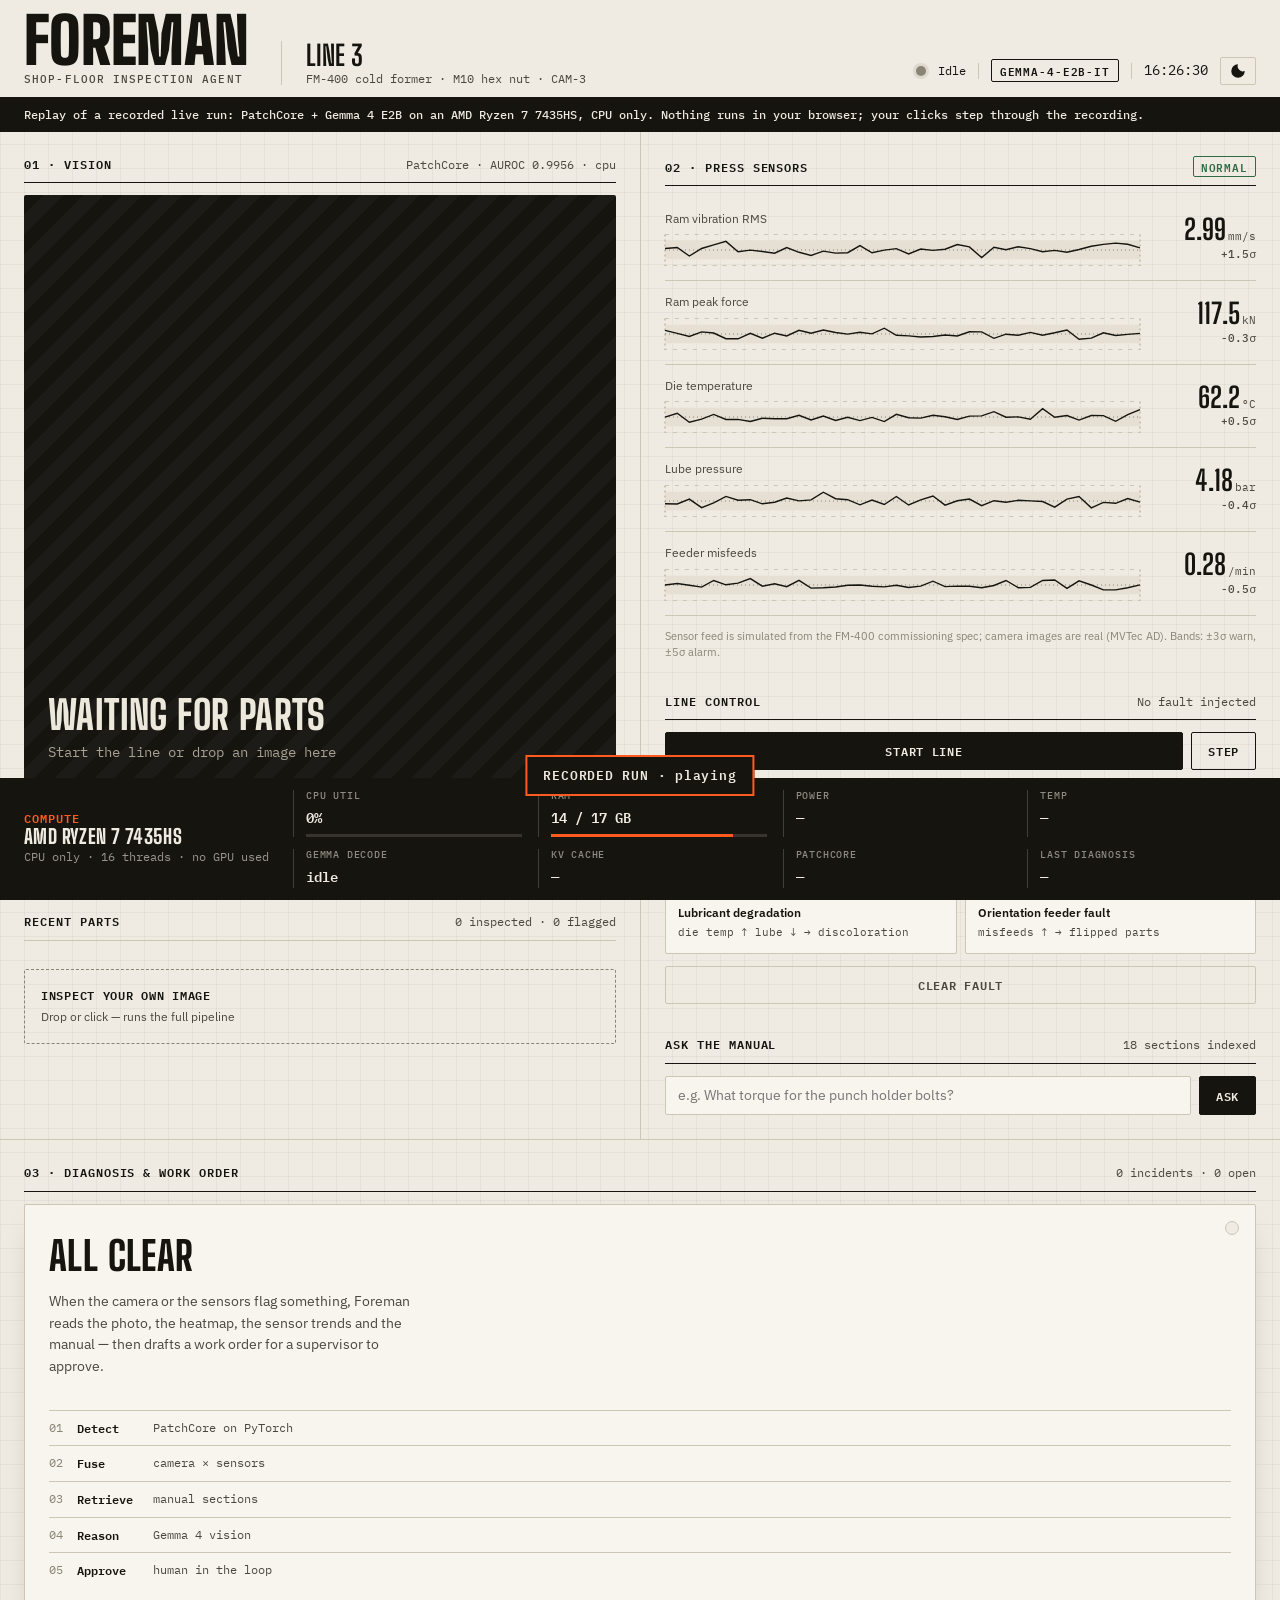
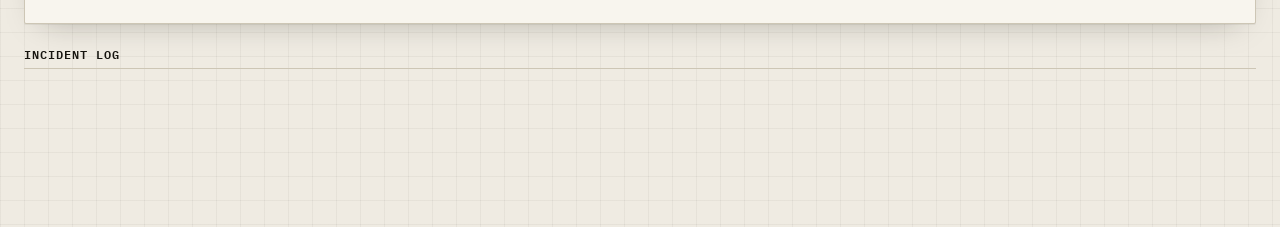
<file: index.html>
<!doctype html>
<html lang="en">
<head>
  <meta charset="utf-8" />
  <meta name="viewport" content="width=device-width, initial-scale=1" />
  <title>Foreman · Line 3</title>
  <meta name="description" content="Foreman — a shop-floor inspection agent running on AMD Instinct. PatchCore finds the defect, Gemma 4 explains it, the manual tells you how to fix it." />
  <link rel="preconnect" href="https://fonts.googleapis.com" />
  <link rel="preconnect" href="https://fonts.gstatic.com" crossorigin />
  <link href="https://fonts.googleapis.com/css2?family=Big+Shoulders+Display:wght@500;700;800;900&family=IBM+Plex+Mono:wght@400;500;600&family=IBM+Plex+Sans:ital,wght@0,400;0,500;0,600;1,400&display=swap" rel="stylesheet" />
  <link rel="stylesheet" href="./static/app.css" />
  <link rel="icon" href="data:image/svg+xml,%3Csvg xmlns='http://www.w3.org/2000/svg' viewBox='0 0 32 32'%3E%3Crect width='32' height='32' fill='%2316140f'/%3E%3Cpath d='M8 7h16v4H13v4h9v4h-9v7H8z' fill='%23ff5a1f'/%3E%3C/svg%3E" />
</head>
<body>
  <header class="masthead">
    <div class="brand">
      <span class="wordmark">Foreman</span>
      <span class="brand-sub">Shop-floor inspection agent</span>
    </div>
    <div class="asset">
      <span class="asset-line">Line 3</span>
      <span class="asset-meta">FM-400 cold former · M10 hex nut · CAM-3</span>
    </div>
    <div class="mast-status">
      <span class="lamp" id="lineLamp" data-state="idle"></span>
      <span class="mono" id="lineStatus">Idle</span>
      <span class="divider"></span>
      <span class="mode-badge" id="modeBadge">—</span>
      <span class="divider"></span>
      <span class="mono clock" id="clock">--:--:--</span>
      <button class="icon-btn" id="themeToggle" aria-label="Toggle dark theme" title="Toggle theme">
        <svg viewBox="0 0 24 24" width="18" height="18" aria-hidden="true"><path d="M12 3a9 9 0 1 0 9 9 7 7 0 0 1-9-9z" fill="currentColor"/></svg>
      </button>
    </div>
  </header>

  <div class="banner" id="banner" hidden></div>

  <main class="floor">
    <!-- ───────────── Left: camera + filmstrip ───────────── -->
    <section class="col col-camera" aria-label="Camera inspection">
      <div class="section-head">
        <h2 class="label">01 · Vision</h2>
        <span class="mono muted" id="detMeta">PatchCore</span>
      </div>

      <figure class="viewer" id="viewer" data-flag="none">
        <div class="viewer-stage" id="viewerStage">
          <img id="viewImage" alt="Current part from camera CAM-3" />
          <img id="viewHeat" class="heat" alt="Anomaly heatmap overlay" />
          <div class="bbox" id="bbox" hidden></div>
          <div class="reveal-handle" id="revealHandle" aria-hidden="true"><span></span></div>
          <div class="viewer-empty" id="viewerEmpty">
            <span class="big">Waiting for parts</span>
            <span class="mono muted">Start the line or drop an image here</span>
          </div>
        </div>
        <input type="range" min="0" max="100" value="50" id="reveal" class="reveal" aria-label="Reveal heatmap" />
        <figcaption class="viewer-caption">
          <div>
            <span class="mono muted" id="partId">—</span>
            <span class="verdict" id="partVerdict">—</span>
          </div>
          <div class="score">
            <span class="mono muted">anomaly</span>
            <span class="score-num mono" id="partScore">—</span>
            <span class="mono muted">/ <span id="partThresh">—</span></span>
          </div>
        </figcaption>
        <div class="score-rule" aria-hidden="true"><span id="scoreFill"></span><i id="scoreMark"></i></div>
        <p class="region mono muted" id="partRegion">&nbsp;</p>
      </figure>

      <div class="section-head tight">
        <h3 class="label">Recent parts</h3>
        <span class="mono muted"><span id="cInspected">0</span> inspected · <span id="cFlagged">0</span> flagged</span>
      </div>
      <ol class="filmstrip" id="filmstrip"></ol>

      <label class="dropzone" id="dropzone">
        <input type="file" accept="image/*" id="uploadInput" hidden />
        <span class="mono">Inspect your own image</span>
        <span class="muted">Drop or click — runs the full pipeline</span>
      </label>
    </section>

    <!-- ───────────── Middle: sensors + controls ───────────── -->
    <section class="col col-sensors" aria-label="Press sensors">
      <div class="section-head">
        <h2 class="label">02 · Press sensors</h2>
        <span class="chip" id="sensorStatus" data-state="ok">Normal</span>
      </div>
      <ul class="sensors" id="sensors"></ul>
      <p class="footnote">Sensor feed is simulated from the FM-400 commissioning spec; camera images are real (MVTec AD). Bands: ±3σ warn, ±5σ alarm.</p>

      <div class="section-head">
        <h2 class="label">Line control</h2>
        <span class="mono muted" id="faultState">No fault injected</span>
      </div>
      <div class="controls">
        <div class="btn-row">
          <button class="btn btn-ink" id="btnRun">Start line</button>
          <button class="btn" id="btnStep">Step</button>
        </div>
        <p class="mono muted small">Inject a machine fault — sensors drift first, then the camera starts seeing defects:</p>
        <div class="faults" id="faults"></div>
        <button class="btn btn-ghost" id="btnClear">Clear fault</button>
      </div>

      <div class="section-head">
        <h2 class="label">Ask the manual</h2>
        <span class="mono muted" id="manualMeta">—</span>
      </div>
      <form class="ask" id="askForm">
        <input type="text" id="askInput" placeholder="e.g. What torque for the punch holder bolts?" autocomplete="off" />
        <button class="btn btn-ink" type="submit">Ask</button>
      </form>
      <div class="answer" id="answer" hidden></div>
    </section>

    <!-- ───────────── Right: the agent's ticket ───────────── -->
    <section class="col col-agent" aria-label="Agent diagnosis">
      <div class="section-head">
        <h2 class="label">03 · Diagnosis &amp; work order</h2>
        <span class="mono muted" id="incCount">0 incidents</span>
      </div>

      <article class="ticket" id="ticket" data-state="empty">
        <div class="ticket-empty">
          <span class="big">All clear</span>
          <p class="muted">When the camera or the sensors flag something, Foreman reads the photo, the heatmap, the sensor trends and the manual — then drafts a work order for a supervisor to approve.</p>
          <ol class="pipeline-legend mono">
            <li><b>Detect</b> PatchCore on PyTorch</li>
            <li><b>Fuse</b> camera × sensors</li>
            <li><b>Retrieve</b> manual sections</li>
            <li><b>Reason</b> Gemma 4 vision</li>
            <li><b>Approve</b> human in the loop</li>
          </ol>
        </div>
        <div class="ticket-body" id="ticketBody"></div>
      </article>

      <div class="section-head tight">
        <h3 class="label">Incident log</h3>
      </div>
      <ol class="log" id="log"></ol>
    </section>
  </main>

  <!-- ───────────── AMD rail ───────────── -->
  <footer class="rail" aria-label="Compute telemetry">
    <div class="rail-title">
      <span class="label">Compute</span>
      <span class="rail-gpu" id="gpuName">Detecting hardware…</span>
      <span class="mono muted small" id="gpuSource">—</span>
    </div>
    <dl class="meters">
      <div class="meter"><dt id="lUtil">GPU util</dt><dd><span class="mono" id="mUtil">—</span><i class="bar"><b id="bUtil"></b></i></dd></div>
      <div class="meter"><dt id="lVram">VRAM</dt><dd><span class="mono" id="mVram">—</span><i class="bar"><b id="bVram"></b></i></dd></div>
      <div class="meter"><dt>Power</dt><dd><span class="mono" id="mPower">—</span></dd></div>
      <div class="meter"><dt>Temp</dt><dd><span class="mono" id="mTemp">—</span></dd></div>
      <div class="meter"><dt>Gemma decode</dt><dd><span class="mono" id="mTps">—</span></dd></div>
      <div class="meter"><dt>KV cache</dt><dd><span class="mono" id="mKv">—</span></dd></div>
      <div class="meter"><dt>PatchCore</dt><dd><span class="mono" id="mDet">—</span></dd></div>
      <div class="meter"><dt>Last diagnosis</dt><dd><span class="mono" id="mDiag">—</span></dd></div>
    </dl>
  </footer>

  <template id="tplFault">
    <button class="fault"><span class="fault-name"></span><span class="fault-sig mono"></span></button>
  </template>

  <script src="./static/replay.js"></script>
  <script src="./static/app.js" type="module"></script>
</body>
</html>
</file>
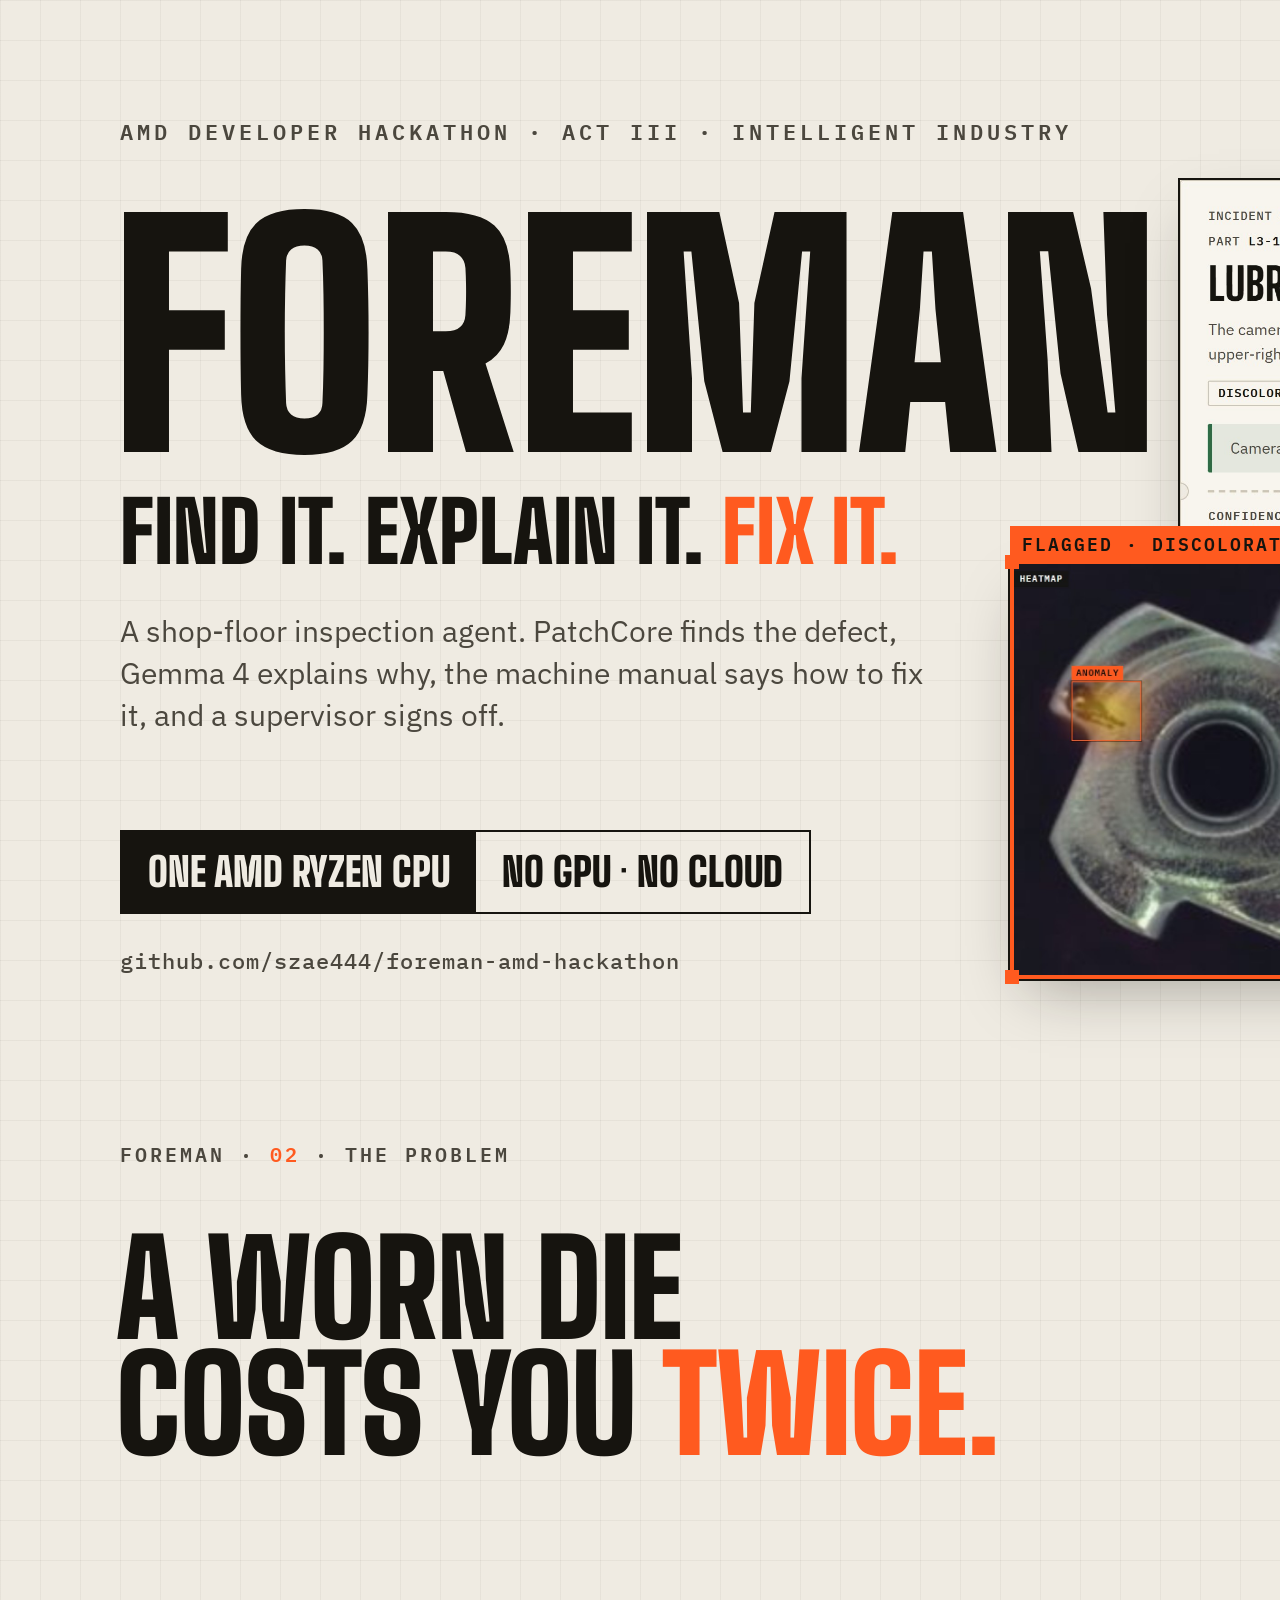
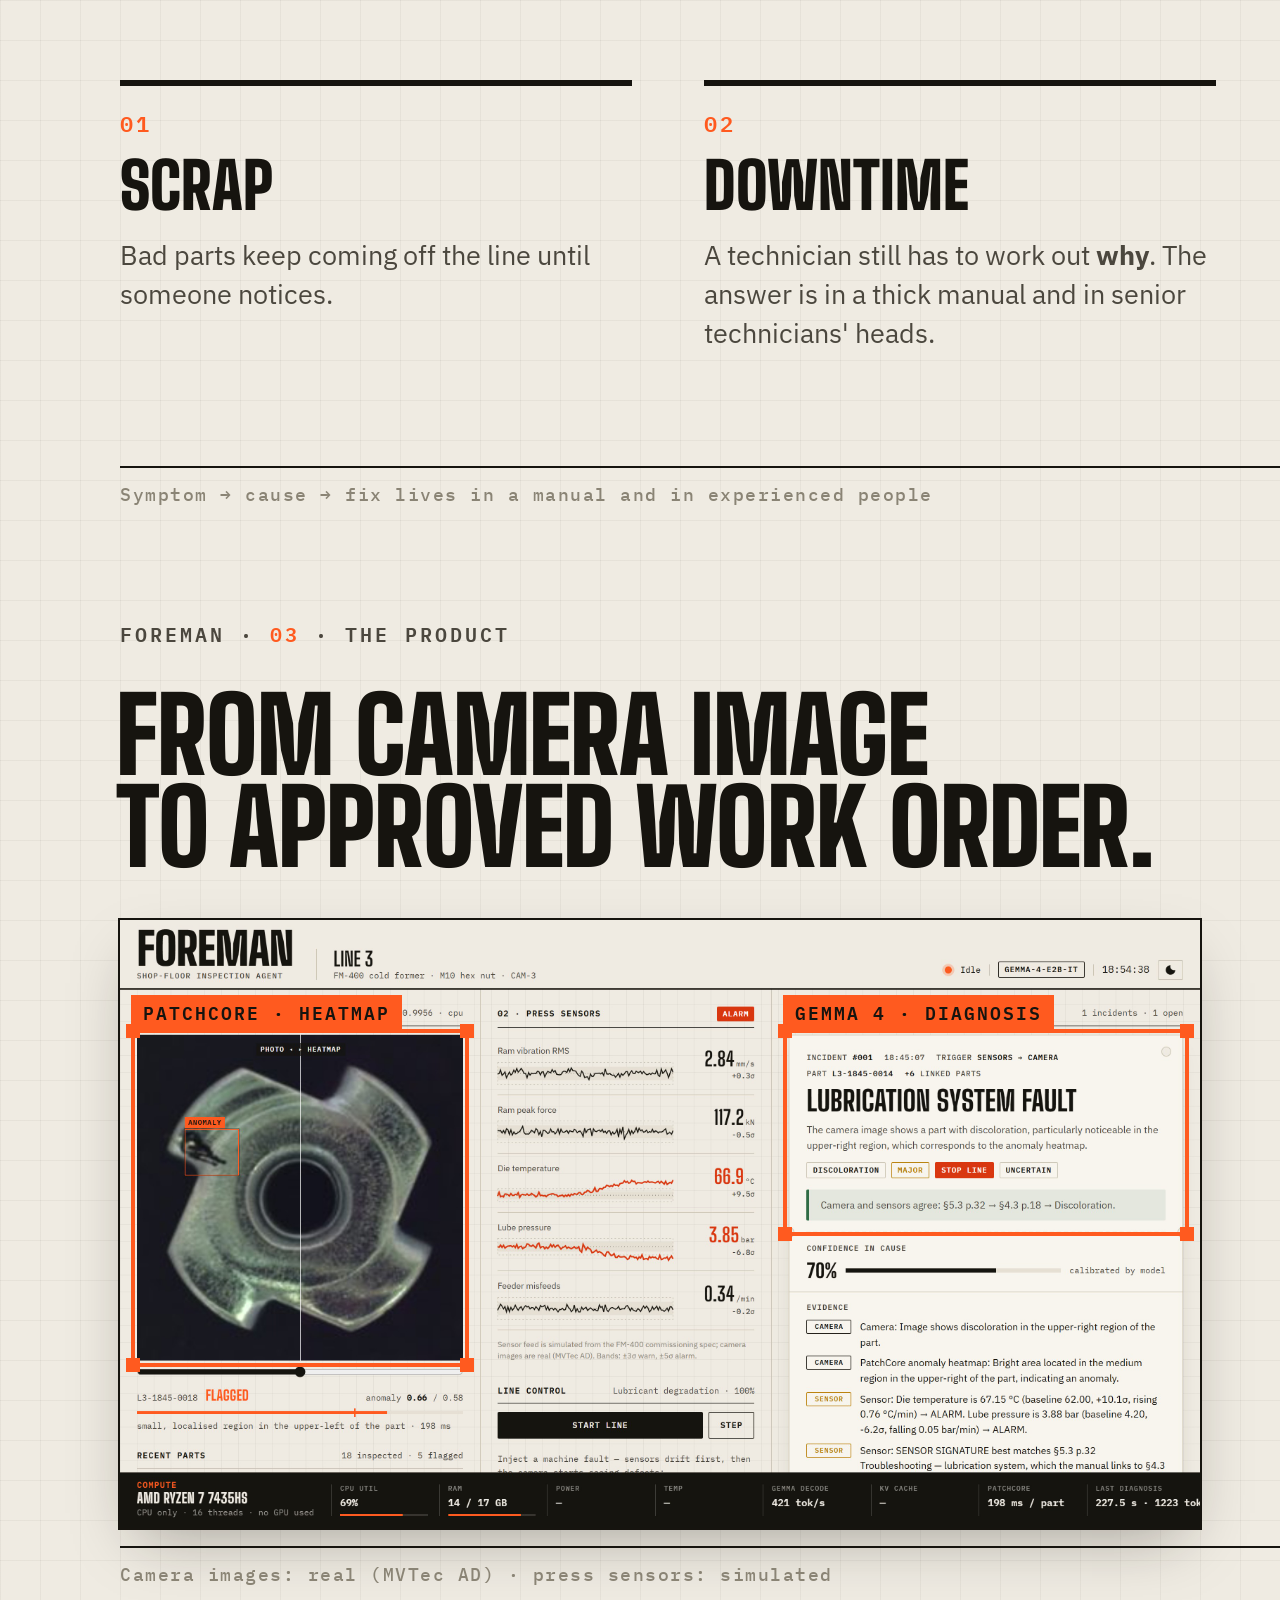
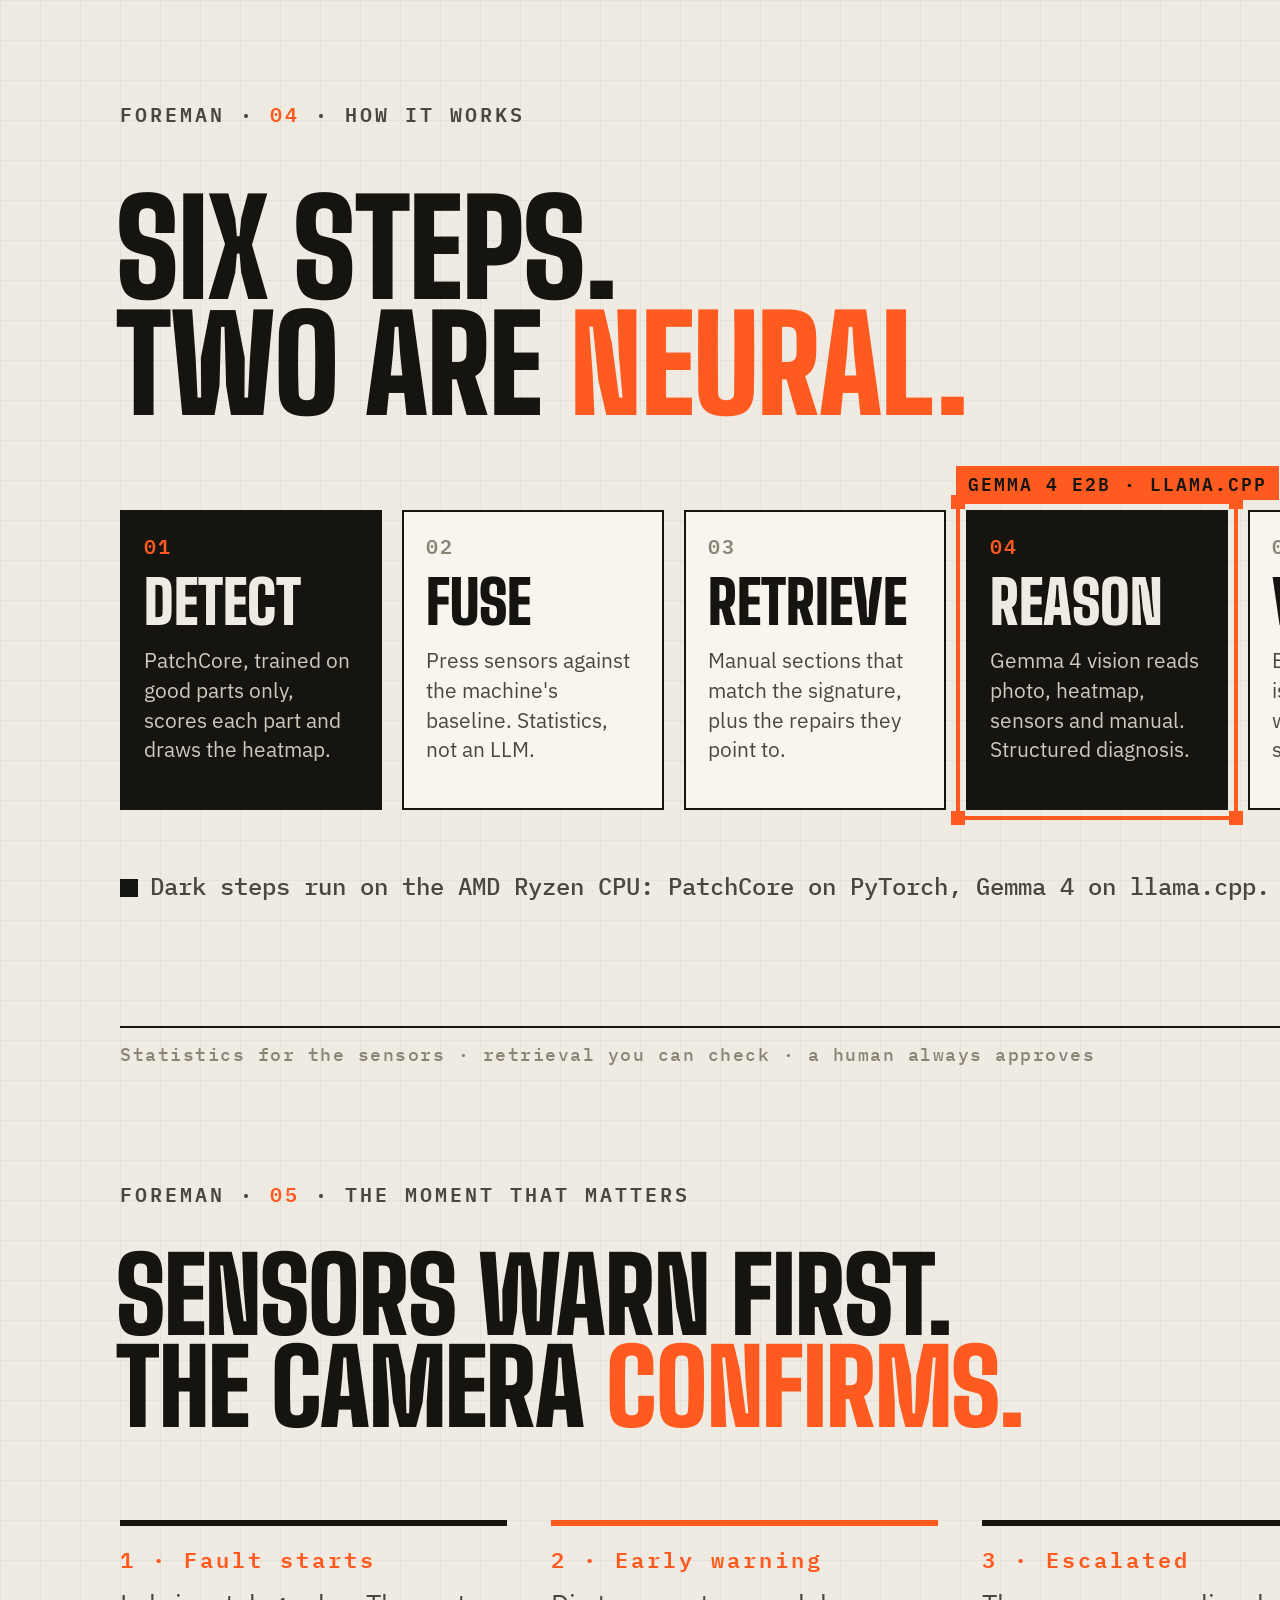
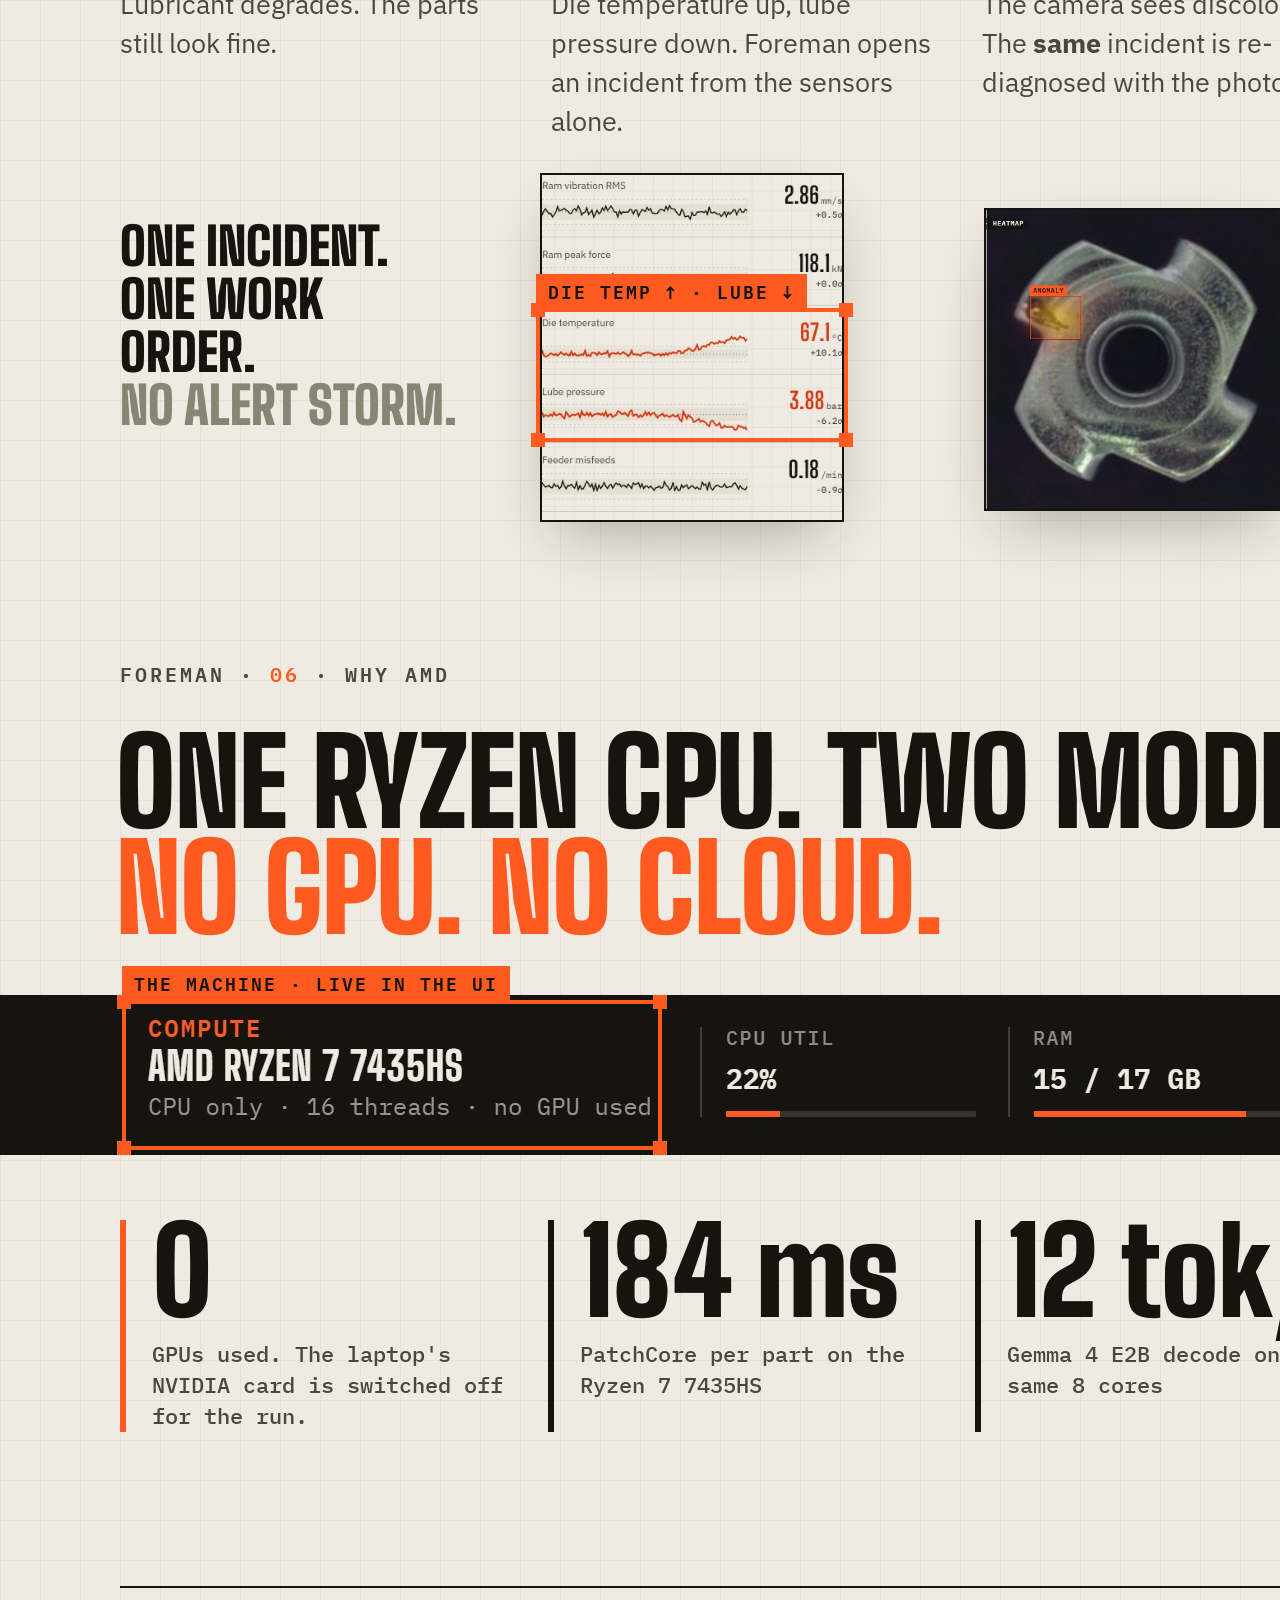
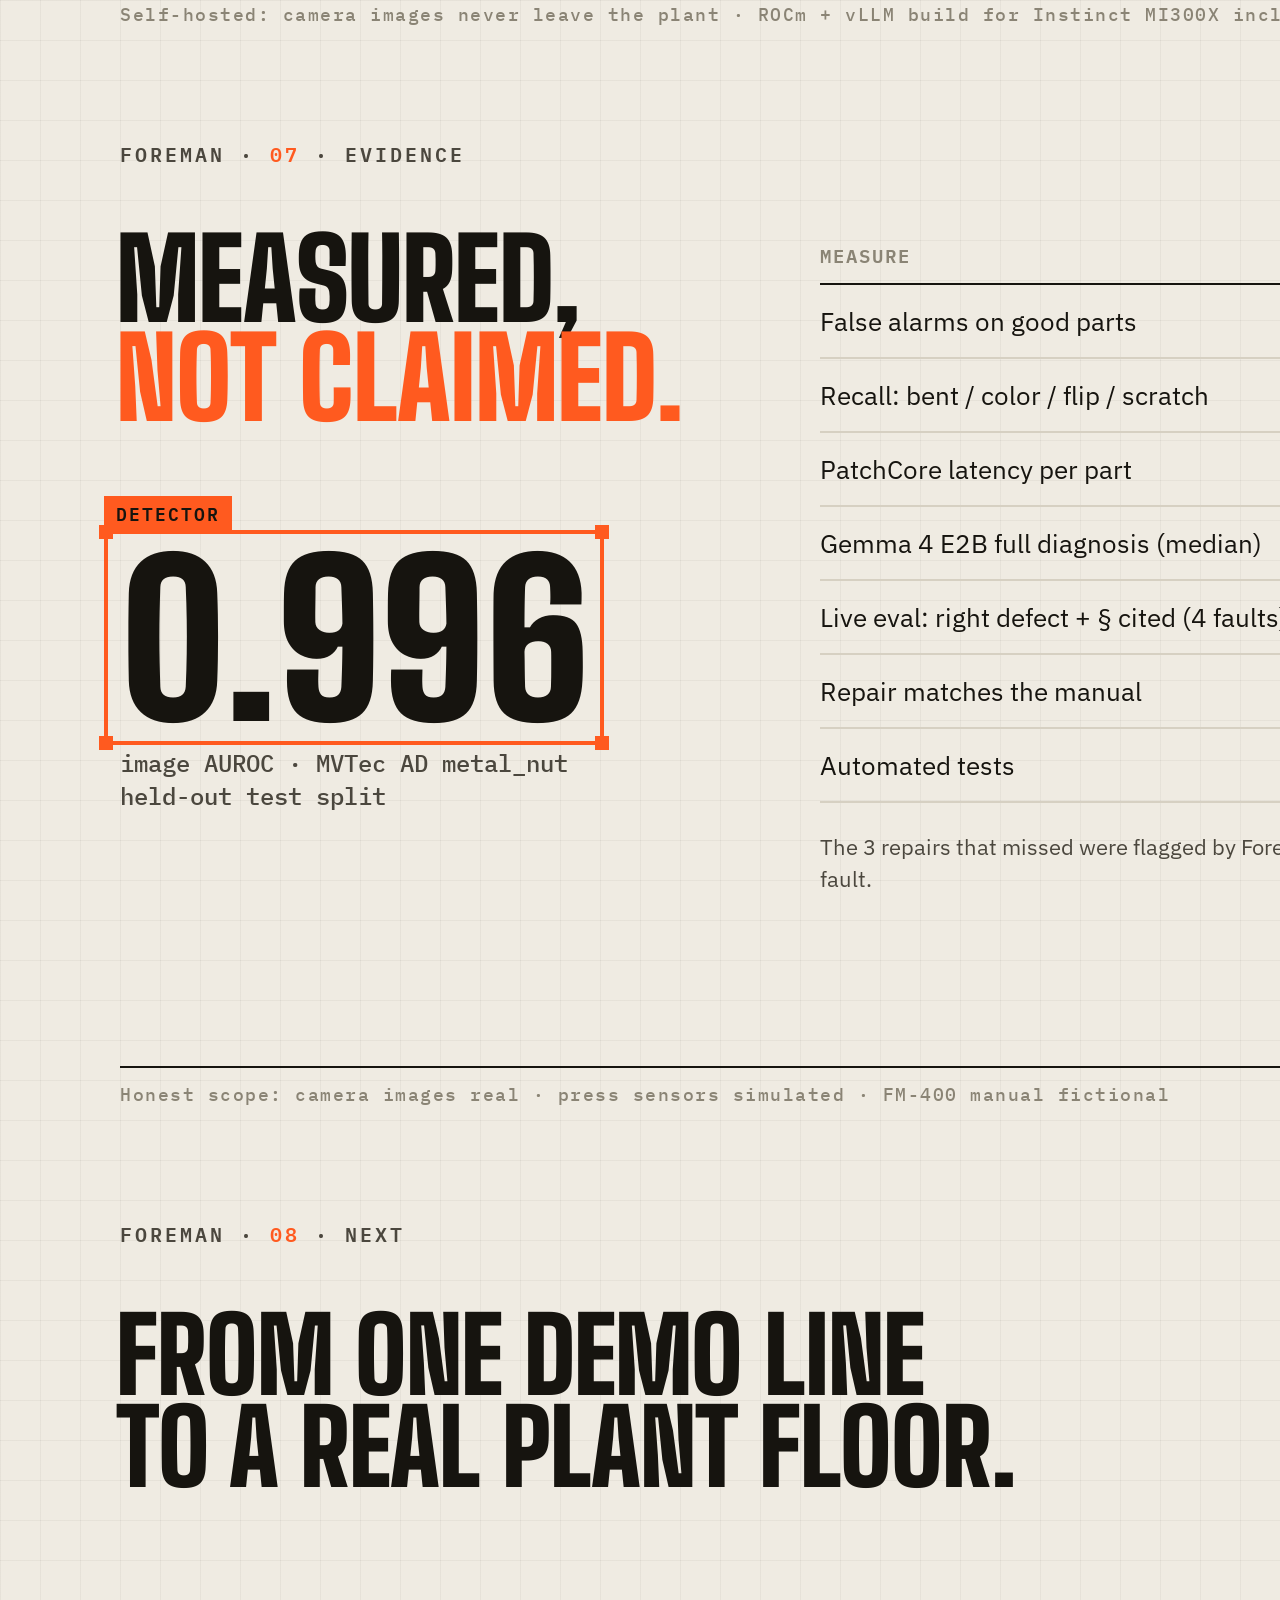
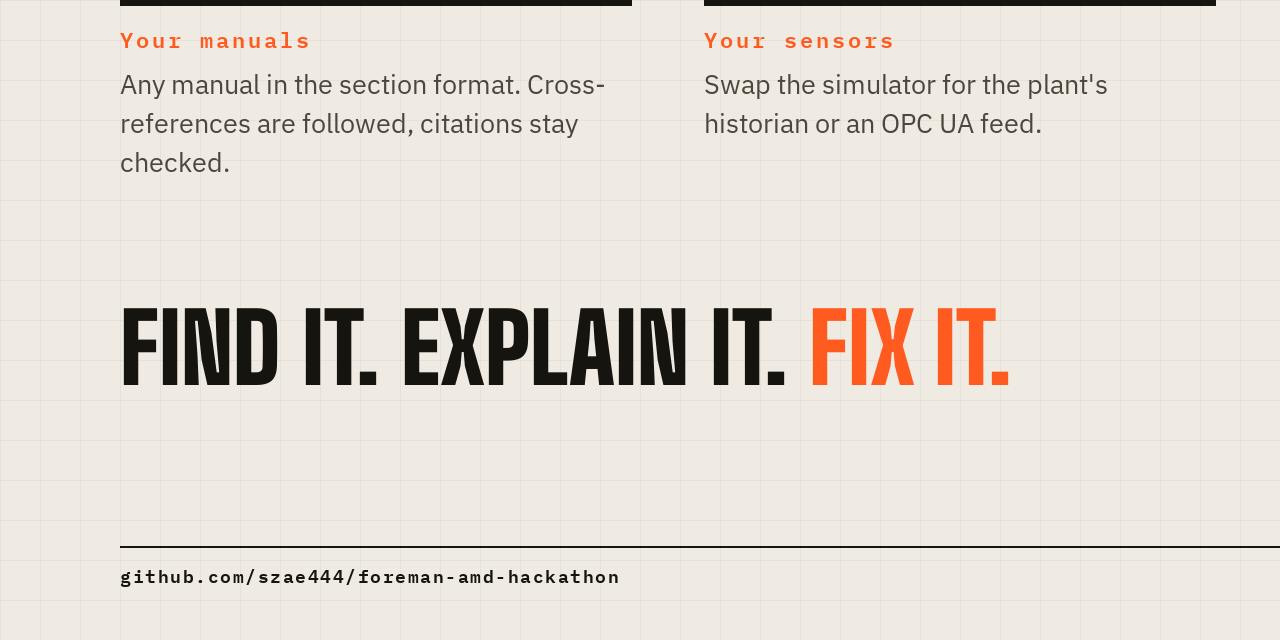
<file: docs/deck/deck.html>
<!doctype html>
<html lang="en">
<head>
<meta charset="utf-8" />
<title>Foreman deck</title>
<link href="https://fonts.googleapis.com/css2?family=Big+Shoulders+Display:wght@700;800;900&family=IBM+Plex+Mono:wght@500;600&family=IBM+Plex+Sans:wght@400;500;600&display=swap" rel="stylesheet" />
<style>
  :root {
    --paper: #efebe2; --card: #f8f5ee; --ink: #16140f; --ink-2: #4b473e; --ink-3: #8a8475; --rule: #d6d0c2;
    --accent: #ff5a1f; --ok: #2f6b45;
    --display: "Big Shoulders Display", "Arial Narrow", sans-serif;
    --sans: "IBM Plex Sans", Arial, sans-serif;
    --mono: "IBM Plex Mono", "Courier New", monospace;
  }
  @page { size: 1920px 1080px; margin: 0; }
  * { margin: 0; padding: 0; box-sizing: border-box; }
  html, body { background: #888; }
  body { font-family: var(--sans); color: var(--ink); -webkit-print-color-adjust: exact; print-color-adjust: exact; }
  .slide { position: relative; width: 1920px; height: 1080px; overflow: hidden; background: var(--paper); page-break-after: always; break-after: page;
    background-image: linear-gradient(rgba(22,20,15,.045) 1px, transparent 1px), linear-gradient(90deg, rgba(22,20,15,.045) 1px, transparent 1px);
    background-size: 40px 40px; }
  .abs { position: absolute; }
  /* furniture */
  .folio { position: absolute; left: 120px; top: 64px; font: 600 20px/1 var(--mono); letter-spacing: 3px; text-transform: uppercase; color: var(--ink-2); }
  .folio b { color: var(--accent); font-weight: 600; }
  .foot { position: absolute; left: 120px; right: 120px; bottom: 56px; display: flex; justify-content: space-between; font: 500 18px/1 var(--mono); letter-spacing: 1.5px; color: var(--ink-3); border-top: 2px solid var(--ink); padding-top: 18px; }
  .kicker { font: 600 22px/1 var(--mono); letter-spacing: 4px; text-transform: uppercase; color: var(--ink-2); }
  h1 { font: 900 132px/0.88 var(--display); text-transform: uppercase; letter-spacing: -1px; }
  h1 em { font-style: normal; color: var(--accent); }
  .lede { font: 400 30px/1.4 var(--sans); color: var(--ink-2); }
  /* the inspection tag: the element that carries through the film and the deck */
  .tag { position: absolute; border: 4px solid var(--accent); pointer-events: none; }
  .tag i { position: absolute; width: 14px; height: 14px; background: var(--accent); }
  .tag i:nth-child(1) { left: -9px; top: -9px; } .tag i:nth-child(2) { right: -9px; top: -9px; }
  .tag i:nth-child(3) { left: -9px; bottom: -9px; } .tag i:nth-child(4) { right: -9px; bottom: -9px; }
  .tag span { position: absolute; left: -4px; bottom: 100%; margin-bottom: 4px; background: var(--accent); color: var(--ink); font: 600 18px/34px var(--mono); letter-spacing: 2px; text-transform: uppercase; padding: 0 12px; white-space: nowrap; }
  .shot { position: absolute; display: block; background: var(--card); box-shadow: 0 1px 0 rgba(22,20,15,.08), 0 24px 60px -18px rgba(22,20,15,.35); }
  .shot.edge { outline: 2px solid var(--ink); }
  .num { font: 900 150px/0.86 var(--display); letter-spacing: -1px; white-space: nowrap; }
  .lab { font: 500 22px/1.4 var(--mono); color: var(--ink-2); margin-top: 16px; }
  .col h3 { font: 900 64px/0.95 var(--display); text-transform: uppercase; margin: 22px 0 18px; }
  .col p { font: 400 27px/1.45 var(--sans); color: var(--ink-2); }
  .col .n { font: 600 22px/1 var(--mono); letter-spacing: 3px; color: var(--accent); }
  .node { position: absolute; top: 470px; width: 262px; height: 300px; background: var(--card); border: 2px solid var(--ink); padding: 24px 22px; }
  .node.dark { background: var(--ink); color: var(--paper); }
  .node .n { font: 600 20px/1 var(--mono); letter-spacing: 2px; color: var(--ink-3); }
  .node.dark .n { color: var(--accent); }
  .node .t { font: 900 60px/1 var(--display); text-transform: uppercase; margin: 16px 0 14px; }
  .node .d { font: 400 21px/1.42 var(--sans); color: var(--ink-2); }
  .node.dark .d { color: #cfc9bb; }
  table { border-collapse: collapse; width: 100%; }
  td, th { text-align: left; padding: 17px 0; border-bottom: 2px solid var(--rule); font: 400 26px/1.25 var(--sans); }
  th { font: 600 19px/1 var(--mono); letter-spacing: 2px; text-transform: uppercase; color: var(--ink-3); border-bottom: 2px solid var(--ink); }
  td.v { font: 800 38px/1 var(--display); white-space: nowrap; }
  td.v.hi { color: var(--accent); }
</style>
</head>
<body>

<!-- 01 · cover -->
<section class="slide" id="s1">
  <div class="kicker abs" style="left:120px;top:120px">AMD Developer Hackathon · ACT III · Intelligent Industry</div>
  <h1 class="abs" style="left:112px;top:205px;font-size:300px;letter-spacing:-3px">Foreman</h1>
  <div class="abs" style="left:120px;top:490px;font:900 84px/1 var(--display);text-transform:uppercase">Find it. Explain it. <span style="color:var(--accent)">Fix it.</span></div>
  <p class="lede abs" style="left:120px;top:610px;width:820px">A shop-floor inspection agent. PatchCore finds the defect, Gemma&nbsp;4 explains why, the machine manual says how to fix it, and a supervisor signs off.</p>
  <div class="abs" style="left:120px;top:830px;display:flex;gap:0;border:2px solid var(--ink)">
    <div style="background:var(--ink);color:var(--paper);padding:20px 26px;font:900 40px/1 var(--display);text-transform:uppercase">One AMD Ryzen CPU</div>
    <div style="padding:20px 26px;font:900 40px/1 var(--display);text-transform:uppercase">No GPU · No cloud</div>
  </div>
  <div class="abs" style="left:120px;top:950px;font:500 22px/1 var(--mono);letter-spacing:1px;color:var(--ink-2)">github.com/szae444/foreman-amd-hackathon</div>
  <!-- layered real output: the ticket behind, the flagged part in front -->
  <img class="shot edge" src="img/ticket_head.jpg" style="left:1180px;top:180px;width:620px" />
  <img class="shot edge" src="img/heat.jpg" style="left:1010px;top:560px;width:420px" />
  <div class="tag" style="left:1010px;top:560px;width:420px;height:419px"><i></i><i></i><i></i><i></i><span>Flagged · Discoloration</span></div>
</section>

<!-- 02 · problem -->
<section class="slide" id="s2">
  <div class="folio">Foreman · <b>02</b> · The problem</div>
  <h1 class="abs" style="left:116px;top:150px">A worn die<br>costs you <em>twice.</em></h1>
  <div class="abs" style="left:120px;top:600px;right:120px;display:grid;grid-template-columns:repeat(3,1fr);gap:72px">
    <div class="col" style="border-top:6px solid var(--ink);padding-top:26px"><div class="n">01</div><h3>Scrap</h3><p>Bad parts keep coming off the line until someone notices.</p></div>
    <div class="col" style="border-top:6px solid var(--ink);padding-top:26px"><div class="n">02</div><h3>Downtime</h3><p>A technician still has to work out <b>why</b>. The answer is in a thick manual and in senior technicians' heads.</p></div>
    <div class="col" style="border-top:6px solid var(--accent);padding-top:26px"><div class="n">03</div><h3>Blind spots</h3><p>Vision systems say "bad part", not why. And cloud AI can't see a camera feed that has to stay in the plant.</p></div>
  </div>
  <div class="foot"><span>Symptom → cause → fix lives in a manual and in experienced people</span><span>AMD Developer Hackathon · ACT III</span></div>
</section>

<!-- 03 · product -->
<section class="slide" id="s3">
  <div class="folio">Foreman · <b>03</b> · The product</div>
  <h1 class="abs" style="left:116px;top:130px;font-size:104px">From camera image<br>to approved work order.</h1>
  <img class="shot edge" src="img/ui.jpg" style="left:120px;top:360px;width:1080px" />
  <div class="tag" style="left:783px;top:469px;width:406px;height:207px"><i></i><i></i><i></i><i></i><span>Gemma 4 · diagnosis</span></div>
  <div class="tag" style="left:131px;top:469px;width:338px;height:338px"><i></i><i></i><i></i><i></i><span>PatchCore · heatmap</span></div>
  <div class="abs" style="left:1290px;top:370px;width:510px">
    <div class="col" style="border-top:6px solid var(--ink);padding-top:22px"><div class="n">Real output</div>
      <p style="margin-top:16px">This is the live app during the lubricant fault, with Gemma&nbsp;4 E2B running CPU-only on the AMD Ryzen.</p>
      <p style="margin-top:22px">The camera flags a discoloured nut, the heatmap boxes the stain, and Gemma names a <b>lubrication system fault</b>.</p>
      <p style="margin-top:22px">Foreman's own check confirms camera and sensors agree: manual §5.3 → §4.3.</p></div>
  </div>
  <div class="foot"><span>Camera images: real (MVTec AD) · press sensors: simulated</span><span>AMD Developer Hackathon · ACT III</span></div>
</section>

<!-- 04 · pipeline -->
<section class="slide" id="s4">
  <div class="folio">Foreman · <b>04</b> · How it works</div>
  <h1 class="abs" style="left:116px;top:150px">Six steps.<br>Two are <em>neural.</em></h1>
  <div class="node dark" style="left:120px"><div class="n">01</div><div class="t">Detect</div><div class="d">PatchCore, trained on good parts only, scores each part and draws the heatmap.</div></div>
  <div class="node" style="left:402px"><div class="n">02</div><div class="t">Fuse</div><div class="d">Press sensors against the machine's baseline. Statistics, not an LLM.</div></div>
  <div class="node" style="left:684px"><div class="n">03</div><div class="t">Retrieve</div><div class="d">Manual sections that match the signature, plus the repairs they point to.</div></div>
  <div class="node dark" style="left:966px"><div class="n">04</div><div class="t">Reason</div><div class="d">Gemma 4 vision reads photo, heatmap, sensors and manual. Structured diagnosis.</div></div>
  <div class="node" style="left:1248px"><div class="n">05</div><div class="t">Verify</div><div class="d">Every manual citation is checked against what the model was shown.</div></div>
  <div class="node" style="left:1530px"><div class="n">06</div><div class="t">Approve</div><div class="d">A supervisor approves or rejects. The repair runs, the sensors recover.</div></div>
  <div class="tag" style="left:956px;top:460px;width:282px;height:320px"><i></i><i></i><i></i><i></i><span>Gemma 4 E2B · llama.cpp</span></div>
  <div class="abs" style="left:120px;top:830px;font:500 24px/1.4 var(--mono);color:var(--ink-2)"><span style="display:inline-block;width:18px;height:18px;background:var(--ink);vertical-align:-2px;margin-right:12px"></span>Dark steps run on the AMD Ryzen CPU: PatchCore on PyTorch, Gemma 4 on llama.cpp.</div>
  <div class="foot"><span>Statistics for the sensors · retrieval you can check · a human always approves</span><span>AMD Developer Hackathon · ACT III</span></div>
</section>

<!-- 05 · early warning -->
<section class="slide" id="s5">
  <div class="folio">Foreman · <b>05</b> · The moment that matters</div>
  <h1 class="abs" style="left:116px;top:130px;font-size:104px">Sensors warn first.<br>The camera <em>confirms.</em></h1>
  <div class="abs" style="left:120px;top:400px;right:120px;display:grid;grid-template-columns:repeat(4,1fr);gap:44px">
    <div class="col" style="border-top:6px solid var(--ink);padding-top:22px"><div class="n">1 · Fault starts</div><p style="margin-top:14px">Lubricant degrades. The parts still look fine.</p></div>
    <div class="col" style="border-top:6px solid var(--accent);padding-top:22px"><div class="n">2 · Early warning</div><p style="margin-top:14px">Die temperature up, lube pressure down. Foreman opens an incident from the sensors alone.</p></div>
    <div class="col" style="border-top:6px solid var(--ink);padding-top:22px"><div class="n">3 · Escalated</div><p style="margin-top:14px">The camera sees discoloration. The <b>same</b> incident is re-diagnosed with the photo.</p></div>
    <div class="col" style="border-top:6px solid var(--ok);padding-top:22px"><div class="n" style="color:var(--ok)">4 · Approved</div><p style="margin-top:14px">Filter change per the manual. The sensor traces return to baseline.</p></div>
  </div>
  <img class="shot edge" src="img/sensors.jpg" style="left:542px;top:655px;width:300px" />
  <div class="tag" style="left:536px;top:788px;width:312px;height:134px"><i></i><i></i><i></i><i></i><span>Die temp ↑ · lube ↓</span></div>
  <img class="shot edge" src="img/heat.jpg" style="left:986px;top:690px;width:300px" />
  <img class="shot edge" src="img/stamp.jpg" style="left:1430px;top:690px;width:370px" />
  <div class="abs" style="left:120px;top:700px;width:340px;font:900 52px/1.02 var(--display);text-transform:uppercase">One incident.<br>One work order.<br><span style="color:var(--ink-3)">No alert storm.</span></div>
</section>

<!-- 06 · why AMD -->
<section class="slide" id="s6">
  <div class="folio">Foreman · <b>06</b> · Why AMD</div>
  <h1 class="abs" style="left:116px;top:130px;font-size:120px">One Ryzen CPU. Two models.<br><em>No GPU. No cloud.</em></h1>
  <div class="abs" style="left:0;top:395px;width:1920px;height:160px;overflow:hidden;background:#16140f">
    <img src="img/rail.jpg" style="position:absolute;left:100px;top:-2px;width:3072px;height:auto" />
  </div>
  <div class="tag" style="left:122px;top:400px;width:540px;height:150px"><i></i><i></i><i></i><i></i><span>The machine · live in the UI</span></div>
  <div class="abs" style="left:120px;top:620px;right:120px;display:grid;grid-template-columns:repeat(4,1fr);gap:40px">
    <div style="border-left:6px solid var(--accent);padding-left:26px"><div class="num" style="font-size:120px">0</div><div class="lab">GPUs used. The laptop's NVIDIA card is switched off for the run.</div></div>
    <div style="border-left:6px solid var(--ink);padding-left:26px"><div class="num" style="font-size:120px">184 ms</div><div class="lab">PatchCore per part on the Ryzen 7 7435HS</div></div>
    <div style="border-left:6px solid var(--ink);padding-left:26px"><div class="num" style="font-size:120px">12 tok/s</div><div class="lab">Gemma 4 E2B decode on the same 8 cores</div></div>
    <div style="border-left:6px solid var(--ink);padding-left:26px"><div class="num" style="font-size:120px">12/12</div><div class="lab">live eval: right defect, agreement and § cited</div></div>
  </div>
  <div class="foot"><span>Self-hosted: camera images never leave the plant · ROCm + vLLM build for Instinct MI300X included (built, not yet run)</span><span>Ryzen 7 7435HS</span></div>
</section>

<!-- 07 · evidence -->
<section class="slide" id="s7">
  <div class="folio">Foreman · <b>07</b> · Evidence</div>
  <h1 class="abs" style="left:116px;top:150px;font-size:112px">Measured,<br><em>not claimed.</em></h1>
  <div class="abs" style="left:120px;top:470px;width:520px">
    <div class="num" style="font-size:210px">0.996</div>
    <div class="lab" style="font-size:24px">image AUROC · MVTec AD metal_nut<br>held-out test split</div>
  </div>
  <div class="tag" style="left:104px;top:450px;width:500px;height:215px"><i></i><i></i><i></i><i></i><span>Detector</span></div>
  <div class="abs" style="left:820px;top:150px;width:980px">
    <table>
      <tr><th>Measure</th><th style="width:260px">AMD Ryzen (CPU)</th><th style="width:200px">RTX 4050 (dev)</th></tr>
      <tr><td>False alarms on good parts</td><td class="v hi">0 %</td><td class="v">same model</td></tr>
      <tr><td>Recall: bent / color / flip / scratch</td><td class="v">96/96/100/78 %</td><td class="v">same model</td></tr>
      <tr><td>PatchCore latency per part</td><td class="v">184 ms</td><td class="v">—</td></tr>
      <tr><td>Gemma 4 E2B full diagnosis (median)</td><td class="v">2.8 min</td><td class="v">≈ 18 s</td></tr>
      <tr><td>Live eval: right defect + § cited (4 faults)</td><td class="v hi">12 / 12</td><td class="v">12 / 12</td></tr>
      <tr><td>Repair matches the manual</td><td class="v">9 / 12</td><td class="v">—</td></tr>
      <tr><td>Automated tests</td><td class="v">34</td><td class="v">—</td></tr>
    </table>
    <p style="margin-top:28px;font:400 22px/1.45 var(--sans);color:var(--ink-2)">The 3 repairs that missed were flagged by Foreman's own checks. Small sample: 3 images per fault.</p>
  </div>
  <div class="foot"><span>Honest scope: camera images real · press sensors simulated · FM-400 manual fictional</span><span>AMD Developer Hackathon · ACT III</span></div>
</section>

<!-- 08 · next -->
<section class="slide" id="s8">
  <div class="folio">Foreman · <b>08</b> · Next</div>
  <h1 class="abs" style="left:116px;top:150px;font-size:104px">From one demo line<br>to a real plant floor.</h1>
  <div class="abs" style="left:120px;top:440px;right:120px;display:grid;grid-template-columns:repeat(3,1fr);gap:72px">
    <div class="col" style="border-top:6px solid var(--ink);padding-top:22px"><div class="n">Your manuals</div><p style="margin-top:14px">Any manual in the section format. Cross-references are followed, citations stay checked.</p></div>
    <div class="col" style="border-top:6px solid var(--ink);padding-top:22px"><div class="n">Your sensors</div><p style="margin-top:14px">Swap the simulator for the plant's historian or an OPC UA feed.</p></div>
    <div class="col" style="border-top:6px solid var(--ink);padding-top:22px"><div class="n">Your CMMS</div><p style="margin-top:14px">Approved work orders go straight into the maintenance system, with the evidence attached.</p></div>
  </div>
  <div class="abs" style="left:120px;top:740px;font:900 96px/1 var(--display);text-transform:uppercase">Find it. Explain it. <span style="color:var(--accent)">Fix it.</span></div>
  <div class="foot"><span style="color:var(--ink);font-weight:600">github.com/szae444/foreman-amd-hackathon</span><span>Roadmap items, not built yet</span></div>
</section>

</body>
</html>
</file>
<file: static/app.css>
/* Foreman — "inspection tag on engineering paper".
   One accent (safety orange, ISO 3864) reserved for alarms and the live state. */

:root {
  --font-display: "Big Shoulders Display", "Arial Narrow", sans-serif;
  --font-body: "IBM Plex Sans", system-ui, sans-serif;
  --font-mono: "IBM Plex Mono", ui-monospace, monospace;

  /* type scale */
  --t-11: 0.6875rem; --t-12: 0.75rem; --t-14: 0.875rem; --t-16: 1rem;
  --t-20: 1.25rem; --t-28: 1.75rem; --t-40: 2.5rem; --t-64: 4rem;

  /* spacing scale (4px base) */
  --s-1: 4px; --s-2: 8px; --s-3: 12px; --s-4: 16px; --s-6: 24px;
  --s-8: 32px; --s-12: 48px; --s-16: 64px;

  --ease: cubic-bezier(0.16, 1, 0.3, 1);
  --radius: 2px;

  /* paper (light) */
  --paper: #efebe2;
  --paper-2: #e5e0d3;
  --card: #f8f5ee;
  --ink: #16140f;
  --ink-2: #4b473e;
  --ink-3: #8a8475;
  --rule: #cdc6b5;
  --rule-strong: #16140f;
  --grid: rgba(22, 20, 15, 0.045);
  --accent: #ff5a1f;
  --accent-ink: #16140f;
  --ok: #2f6b45;
  --warn: #b77d00;
  --alarm: #d9370f;
  --heat-bg: #16140f;
  --shadow: 0 1px 0 rgba(22, 20, 15, 0.06), 0 12px 32px -18px rgba(22, 20, 15, 0.35);
  color-scheme: light;
}

@media (prefers-color-scheme: dark) {
  :root:not([data-theme="light"]) {
    --paper: #12110e; --paper-2: #1a1915; --card: #1e1c17;
    --ink: #ede8dc; --ink-2: #a9a294; --ink-3: #6f695d;
    --rule: #34312a; --rule-strong: #ede8dc; --grid: rgba(237, 232, 220, 0.035);
    --accent: #ff6a33; --accent-ink: #12110e;
    --ok: #62b37e; --warn: #e5a82a; --alarm: #ff5533;
    --shadow: 0 1px 0 rgba(0, 0, 0, 0.4), 0 16px 40px -20px rgba(0, 0, 0, 0.8);
    color-scheme: dark;
  }
}
:root[data-theme="dark"] {
  --paper: #12110e; --paper-2: #1a1915; --card: #1e1c17;
  --ink: #ede8dc; --ink-2: #a9a294; --ink-3: #6f695d;
  --rule: #34312a; --rule-strong: #ede8dc; --grid: rgba(237, 232, 220, 0.035);
  --accent: #ff6a33; --accent-ink: #12110e;
  --ok: #62b37e; --warn: #e5a82a; --alarm: #ff5533;
  --shadow: 0 1px 0 rgba(0, 0, 0, 0.4), 0 16px 40px -20px rgba(0, 0, 0, 0.8);
  color-scheme: dark;
}

*, *::before, *::after { box-sizing: border-box; }
[hidden] { display: none !important; }
html { -webkit-text-size-adjust: 100%; }
body {
  margin: 0;
  min-height: 100vh;
  background-color: var(--paper);
  background-image:
    linear-gradient(var(--grid) 1px, transparent 1px),
    linear-gradient(90deg, var(--grid) 1px, transparent 1px);
  background-size: 24px 24px;
  color: var(--ink);
  font: 400 var(--t-14)/1.55 var(--font-body);
  display: flex;
  flex-direction: column;
}
button, input { font: inherit; color: inherit; }
img { display: block; max-width: 100%; }
.mono { font-family: var(--font-mono); font-feature-settings: "zero" 1; }
.muted { color: var(--ink-2); }
.small { font-size: var(--t-12); }
.big { font-family: var(--font-display); font-weight: 800; font-size: var(--t-40); line-height: 0.95; text-transform: uppercase; letter-spacing: 0.01em; }

.label {
  margin: 0;
  font: 600 var(--t-12)/1 var(--font-mono);
  letter-spacing: 0.08em;
  text-transform: uppercase;
}

:focus-visible { outline: 2px solid var(--accent); outline-offset: 2px; }

/* ───────────────────────── masthead ───────────────────────── */
.masthead {
  display: grid;
  grid-template-columns: auto 1fr auto;
  align-items: end;
  gap: var(--s-8);
  padding: var(--s-4) var(--s-6) var(--s-3);
  border-bottom: 2px solid var(--rule-strong);
  background: var(--paper);
}
.brand { display: flex; flex-direction: column; }
.wordmark {
  font: 900 var(--t-64)/0.78 var(--font-display);
  text-transform: uppercase;
  letter-spacing: -0.01em;
}
.brand-sub { font: 500 var(--t-11)/1 var(--font-mono); letter-spacing: 0.1em; text-transform: uppercase; color: var(--ink-2); margin-top: var(--s-2); }
.asset { display: flex; flex-direction: column; gap: var(--s-1); padding-left: var(--s-6); border-left: 1px solid var(--rule); }
.asset-line { font: 700 var(--t-28)/1 var(--font-display); text-transform: uppercase; }
.asset-meta { font: 400 var(--t-12)/1 var(--font-mono); color: var(--ink-2); }
.mast-status { display: flex; align-items: center; gap: var(--s-3); font-size: var(--t-12); }
.divider { width: 1px; height: 16px; background: var(--rule); }
.clock { font-size: var(--t-14); }
.icon-btn { background: none; border: 1px solid var(--rule); border-radius: var(--radius); padding: var(--s-1) var(--s-2); cursor: pointer; display: inline-flex; transition: border-color 0.2s var(--ease), background 0.2s var(--ease); }
.icon-btn:hover { border-color: var(--ink); background: var(--card); }

.lamp { width: 10px; height: 10px; border-radius: 50%; background: var(--ink-3); box-shadow: 0 0 0 3px color-mix(in srgb, var(--ink-3) 18%, transparent); }
.lamp[data-state="running"] { background: var(--ok); box-shadow: 0 0 0 3px color-mix(in srgb, var(--ok) 22%, transparent); animation: pulse 2s var(--ease) infinite; }
.lamp[data-state="fault"] { background: var(--accent); box-shadow: 0 0 0 3px color-mix(in srgb, var(--accent) 28%, transparent); animation: pulse 0.9s var(--ease) infinite; }
@keyframes pulse { 50% { box-shadow: 0 0 0 7px transparent; } }

.mode-badge { font: 600 var(--t-11)/1 var(--font-mono); letter-spacing: 0.08em; text-transform: uppercase; padding: 5px var(--s-2); border: 1px solid var(--ink); border-radius: var(--radius); }
.mode-badge[data-mode="mock"] { background: var(--warn); color: #16140f; border-color: var(--warn); }
.mode-badge[data-mode="down"] { background: var(--alarm); color: #fff; border-color: var(--alarm); }

.banner { padding: var(--s-2) var(--s-6); font: 500 var(--t-12)/1.4 var(--font-mono); background: var(--warn); color: #16140f; }
.banner[data-level="error"] { background: var(--alarm); color: #fff; }
.banner[data-level="info"] { background: #16140f; color: #efebe2; }

/* ───────────────────────── layout ───────────────────────── */
.floor {
  flex: 1;
  display: grid;
  grid-template-columns: minmax(320px, 1.05fr) minmax(300px, 0.85fr) minmax(380px, 1.25fr);
  align-items: start;
}
.col { padding: var(--s-6); min-width: 0; }
.col + .col { border-left: 1px solid var(--rule); }
.section-head { display: flex; justify-content: space-between; align-items: baseline; gap: var(--s-3); margin: var(--s-8) 0 var(--s-3); padding-bottom: var(--s-2); border-bottom: 1px solid var(--ink); }
.col > .section-head:first-child { margin-top: 0; }
.section-head.tight { margin-top: var(--s-6); border-bottom-color: var(--rule); }
.section-head .mono { font-size: var(--t-12); }

/* ───────────────────────── viewer ───────────────────────── */
.viewer { margin: 0; }
.viewer-stage {
  position: relative;
  aspect-ratio: 1;
  background: var(--heat-bg);
  overflow: hidden;
  border-radius: var(--radius);
  --reveal: 50%;
}
.viewer-stage img { position: absolute; inset: 0; width: 100%; height: 100%; object-fit: cover; transition: opacity 0.4s var(--ease); }
.viewer-stage img.heat { clip-path: inset(0 0 0 var(--reveal)); }
.reveal-handle { position: absolute; top: 0; bottom: 0; left: var(--reveal); width: 0; border-left: 1px solid rgba(255, 255, 255, 0.85); pointer-events: none; }
.reveal-handle span { position: absolute; top: var(--s-3); left: 0; transform: translateX(-50%); font: 600 10px/1 var(--font-mono); letter-spacing: 0.08em; color: #fff; background: rgba(22, 20, 15, 0.7); padding: 4px 6px; white-space: nowrap; }
.reveal-handle span::before { content: "PHOTO ◂ ▸ HEATMAP"; }
.bbox { position: absolute; border: 1.5px solid var(--accent); box-shadow: 0 0 0 1px rgba(0,0,0,0.35); pointer-events: none; transition: all 0.4s var(--ease); }
.bbox::after { content: "ANOMALY"; position: absolute; top: -18px; left: -1.5px; font: 600 10px/1 var(--font-mono); letter-spacing: 0.08em; background: var(--accent); color: var(--accent-ink); padding: 3px 5px; }
.viewer-empty { position: absolute; inset: 0; display: flex; flex-direction: column; justify-content: flex-end; gap: var(--s-2); padding: var(--s-6); color: #ede8dc; background: repeating-linear-gradient(135deg, transparent 0 14px, rgba(255,255,255,0.03) 14px 28px); }
.viewer-empty .muted { color: #a9a294; }
.viewer[data-flag="flagged"] .viewer-stage { outline: 3px solid var(--accent); outline-offset: -3px; }
.reveal { width: 100%; margin: var(--s-2) 0 0; accent-color: var(--ink); cursor: ew-resize; }

.viewer-caption { display: flex; justify-content: space-between; align-items: baseline; gap: var(--s-3); margin-top: var(--s-2); }
.viewer-caption .mono { font-size: var(--t-12); }
.verdict { display: inline-block; margin-left: var(--s-2); font: 800 var(--t-20)/1 var(--font-display); text-transform: uppercase; letter-spacing: 0.02em; }
.verdict[data-v="flagged"] { color: var(--accent); }
.verdict[data-v="good"] { color: var(--ok); }
.score { display: flex; align-items: baseline; gap: var(--s-2); }
.score-num { font-size: var(--t-20); font-weight: 600; }
.score-rule { position: relative; height: 4px; margin-top: var(--s-2); background: var(--paper-2); }
.score-rule span { position: absolute; left: 0; top: 0; bottom: 0; width: 0; background: var(--ink); transition: width 0.5s var(--ease), background 0.3s; }
.score-rule i { position: absolute; top: -4px; bottom: -4px; width: 2px; background: var(--accent); left: 66.6%; }
.viewer[data-flag="flagged"] .score-rule span { background: var(--accent); }
.region { margin: var(--s-2) 0 0; font-size: var(--t-12); min-height: 1.5em; }

.filmstrip { list-style: none; margin: 0; padding: 0; display: grid; grid-template-columns: repeat(8, 1fr); gap: var(--s-1); }
.filmstrip li { position: relative; aspect-ratio: 1; background: var(--heat-bg); cursor: pointer; overflow: hidden; border-radius: var(--radius); animation: slide-in 0.5s var(--ease); }
.filmstrip li img { width: 100%; height: 100%; object-fit: cover; opacity: 0.88; transition: opacity 0.2s, transform 0.3s var(--ease); }
.filmstrip li:hover img { opacity: 1; transform: scale(1.06); }
.filmstrip li::after { content: ""; position: absolute; left: 0; right: 0; bottom: 0; height: 3px; background: var(--ok); }
.filmstrip li[data-flag="1"]::after { background: var(--accent); height: 5px; }
.filmstrip li[data-sel="1"] { outline: 2px solid var(--ink); outline-offset: 1px; }
@keyframes slide-in { from { opacity: 0; transform: translateX(-12px); } }

.dropzone { display: flex; flex-direction: column; gap: var(--s-1); margin-top: var(--s-4); padding: var(--s-4); border: 1px dashed var(--ink-3); border-radius: var(--radius); cursor: pointer; transition: border-color 0.2s, background 0.2s; }
.dropzone .mono { font-size: var(--t-12); font-weight: 600; text-transform: uppercase; letter-spacing: 0.06em; }
.dropzone .muted { font-size: var(--t-12); }
.dropzone:hover, .dropzone[data-over="1"] { border-color: var(--ink); background: var(--card); }

/* ───────────────────────── sensors ───────────────────────── */
.chip { font: 600 var(--t-11)/1 var(--font-mono); letter-spacing: 0.08em; text-transform: uppercase; padding: 4px 7px; border-radius: var(--radius); color: var(--ok); border: 1px solid currentColor; }
.chip[data-state="warn"] { color: var(--warn); }
.chip[data-state="alarm"] { color: #fff; background: var(--alarm); border-color: var(--alarm); }

.sensors { list-style: none; margin: 0; padding: 0; }
.sensor { display: grid; grid-template-columns: 1fr auto; grid-template-rows: auto auto; column-gap: var(--s-3); padding: var(--s-3) 0; border-bottom: 1px solid var(--rule); }
.sensor-name { font-size: var(--t-12); color: var(--ink-2); }
.sensor-val { grid-row: span 2; align-self: center; text-align: right; }
.sensor-val .v { font: 700 var(--t-28)/1 var(--font-display); font-variant-numeric: tabular-nums; }
.sensor-val .u { font: 400 var(--t-11)/1 var(--font-mono); color: var(--ink-2); margin-left: 2px; }
.sensor-val .z { display: block; font: 500 var(--t-11)/1.4 var(--font-mono); color: var(--ink-2); }
.sensor svg { width: 100%; height: 36px; display: block; margin-top: var(--s-1); overflow: visible; }
.sensor .band { fill: var(--paper-2); }
.sensor .band-alarm { fill: none; stroke: var(--rule); stroke-dasharray: 2 3; }
.sensor .line { fill: none; stroke: var(--ink); stroke-width: 1.4; vector-effect: non-scaling-stroke; }
.sensor .base { stroke: var(--ink-3); stroke-width: 1; stroke-dasharray: 1 3; vector-effect: non-scaling-stroke; }
.sensor[data-state="warn"] .line { stroke: var(--warn); }
.sensor[data-state="alarm"] .line { stroke: var(--alarm); stroke-width: 2; }
.sensor[data-state="alarm"] .sensor-val .v { color: var(--alarm); }
.sensor[data-state="warn"] .sensor-val .v { color: var(--warn); }
.footnote { margin: var(--s-3) 0 0; font-size: var(--t-11); color: var(--ink-3); line-height: 1.5; }

/* ───────────────────────── controls ───────────────────────── */
.btn { display: inline-flex; align-items: center; justify-content: center; gap: var(--s-2); padding: var(--s-2) var(--s-4); min-height: 38px; border: 1px solid var(--ink); background: transparent; border-radius: var(--radius); cursor: pointer; font: 600 var(--t-12)/1 var(--font-mono); letter-spacing: 0.06em; text-transform: uppercase; transition: background 0.2s var(--ease), color 0.2s var(--ease), transform 0.15s var(--ease); }
.btn:hover { background: var(--card); }
.btn:active { transform: translateY(1px); }
.btn:disabled { opacity: 0.4; cursor: not-allowed; }
.btn-ink { background: var(--ink); color: var(--paper); }
.btn-ink:hover { background: color-mix(in srgb, var(--ink) 85%, var(--accent)); }
.btn-accent { background: var(--accent); color: var(--accent-ink); border-color: var(--accent); }
.btn-accent:hover { background: color-mix(in srgb, var(--accent) 85%, var(--ink)); }
.btn-ghost { border-color: var(--rule); color: var(--ink-2); }
.btn-ghost:hover { border-color: var(--ink); color: var(--ink); }
.btn-row { display: flex; gap: var(--s-2); }
.btn-row .btn:first-child { flex: 1; }
.controls { display: flex; flex-direction: column; gap: var(--s-3); }
.controls p { margin: var(--s-2) 0 0; }
.faults { display: grid; grid-template-columns: 1fr 1fr; gap: var(--s-2); }
.fault { text-align: left; display: flex; flex-direction: column; gap: var(--s-1); padding: var(--s-3); border: 1px solid var(--rule); background: var(--card); border-radius: var(--radius); cursor: pointer; transition: border-color 0.2s var(--ease), transform 0.2s var(--ease); }
.fault:hover { border-color: var(--ink); transform: translateY(-1px); }
.fault-name { font-size: var(--t-12); font-weight: 600; line-height: 1.3; }
.fault-sig { font-size: var(--t-11); color: var(--ink-2); }
.fault[data-active="1"] { border-color: var(--accent); box-shadow: inset 3px 0 0 var(--accent); }

.ask { display: flex; gap: var(--s-2); }
.ask input { flex: 1; min-width: 0; padding: var(--s-2) var(--s-3); min-height: 38px; border: 1px solid var(--rule); background: var(--card); border-radius: var(--radius); font-size: var(--t-14); transition: border-color 0.2s; }
.ask input:focus { border-color: var(--ink); outline: none; }
.answer { margin-top: var(--s-3); padding: var(--s-3) var(--s-4); border-left: 3px solid var(--ink); background: var(--card); font-size: var(--t-14); white-space: pre-wrap; }
.answer .refs { display: block; margin-top: var(--s-2); font: 400 var(--t-11)/1.5 var(--font-mono); color: var(--ink-2); white-space: normal; }

/* ───────────────────────── ticket ───────────────────────── */
.ticket {
  position: relative;
  background: var(--card);
  border: 1px solid var(--rule);
  border-radius: var(--radius);
  box-shadow: var(--shadow);
  min-height: 420px;
}
.ticket::before { /* tag eyelet */
  content: ""; position: absolute; top: var(--s-4); right: var(--s-4); width: 14px; height: 14px; border-radius: 50%;
  border: 1px solid var(--rule); background: var(--paper);
}
.ticket-empty { padding: var(--s-8) var(--s-6); display: flex; flex-direction: column; gap: var(--s-4); }
.ticket-empty p { margin: 0; max-width: 46ch; }
.ticket:not([data-state="empty"]) .ticket-empty { display: none; }
.pipeline-legend { list-style: none; margin: var(--s-4) 0 0; padding: 0; font-size: var(--t-12); counter-reset: s; }
.pipeline-legend li { display: grid; grid-template-columns: 28px 76px 1fr; padding: var(--s-2) 0; border-top: 1px solid var(--rule); color: var(--ink-2); counter-increment: s; }
.pipeline-legend li::before { content: counter(s, decimal-leading-zero); color: var(--ink-3); }
.pipeline-legend b { color: var(--ink); font-weight: 600; }

.t-head { padding: var(--s-6) var(--s-6) var(--s-4); }
.t-meta { display: flex; flex-wrap: wrap; gap: var(--s-2) var(--s-4); font: 500 var(--t-11)/1.4 var(--font-mono); color: var(--ink-2); text-transform: uppercase; letter-spacing: 0.06em; padding-right: var(--s-8); }
.t-meta b { color: var(--ink); font-weight: 600; }
.t-cause { margin: var(--s-3) 0 0; font: 800 var(--t-40)/0.95 var(--font-display); text-transform: uppercase; text-wrap: balance; letter-spacing: 0.005em; }
.t-desc { margin: var(--s-3) 0 0; color: var(--ink-2); max-width: 60ch; }
.perf { height: 0; border-top: 2px dashed var(--rule); margin: 0 var(--s-6); position: relative; }
.perf::before, .perf::after { content: ""; position: absolute; top: -9px; width: 16px; height: 16px; border-radius: 50%; background: var(--paper); border: 1px solid var(--rule); }
.perf::before { left: calc(-1 * var(--s-6) - 9px); clip-path: inset(0 0 0 50%); }
.perf::after { right: calc(-1 * var(--s-6) - 9px); clip-path: inset(0 50% 0 0); }
.t-section { padding: var(--s-4) var(--s-6); }
.t-section + .t-section { border-top: 1px solid var(--rule); }
.t-section h4 { margin: 0 0 var(--s-3); font: 600 var(--t-11)/1 var(--font-mono); letter-spacing: 0.08em; text-transform: uppercase; color: var(--ink-2); }

.confidence { display: grid; grid-template-columns: auto 1fr auto; gap: var(--s-3); align-items: center; }
.confidence .pct { font: 800 var(--t-28)/1 var(--font-display); font-variant-numeric: tabular-nums; }
.confidence .track { height: 6px; background: var(--paper-2); position: relative; }
.confidence .track b { position: absolute; inset: 0 auto 0 0; background: var(--ink); transition: width 0.7s var(--ease); }
.confidence[data-low="1"] .track b { background: var(--warn); }
.pills { display: flex; flex-wrap: wrap; gap: var(--s-2); margin-top: var(--s-3); }
.pill { font: 600 var(--t-11)/1 var(--font-mono); text-transform: uppercase; letter-spacing: 0.06em; padding: 5px 8px; border: 1px solid var(--rule); border-radius: var(--radius); }
.pill[data-k="critical"], .pill[data-k="stop_line"], .pill[data-k="P1"] { background: var(--alarm); border-color: var(--alarm); color: #fff; }
.pill[data-k="major"], .pill[data-k="slow_and_inspect"], .pill[data-k="P2"] { border-color: var(--warn); color: var(--warn); }

.evidence { list-style: none; margin: 0; padding: 0; display: flex; flex-direction: column; gap: var(--s-2); }
.evidence li { display: grid; grid-template-columns: 64px 1fr; gap: var(--s-3); font-size: var(--t-14); }
.src { font: 600 10px/1.8 var(--font-mono); letter-spacing: 0.08em; text-transform: uppercase; text-align: center; border: 1px solid var(--ink); border-radius: var(--radius); height: fit-content; }
.src[data-s="sensor"] { border-color: var(--warn); color: var(--warn); }
.src[data-s="manual"] { background: var(--ink); color: var(--paper); }

.steps { margin: 0; padding: 0; list-style: none; counter-reset: st; }
.steps li { position: relative; padding: var(--s-2) 0 var(--s-2) var(--s-8); border-top: 1px solid var(--rule); counter-increment: st; }
.steps li:first-child { border-top: 0; }
.steps li::before { content: counter(st, decimal-leading-zero); position: absolute; left: 0; top: var(--s-2); font: 600 var(--t-12)/1.55 var(--font-mono); color: var(--ink-3); }
.kv { display: grid; grid-template-columns: repeat(3, 1fr); gap: var(--s-3); margin-top: var(--s-3); font-size: var(--t-12); }
.kv dt { font: 600 10px/1.4 var(--font-mono); text-transform: uppercase; letter-spacing: 0.08em; color: var(--ink-3); }
.kv dd { margin: 0; }
.refs-list { display: flex; flex-wrap: wrap; gap: var(--s-2); }
.ref { font: 500 var(--t-12)/1 var(--font-mono); padding: 6px 8px; background: var(--paper-2); border-radius: var(--radius); }
.ref[data-ok="1"]::before { content: "✓ "; color: var(--ok); }
.ref[data-ok="0"] { color: var(--alarm); text-decoration: line-through; }
.ref[data-ok="0"]::after { content: " unverified"; text-decoration: none; display: inline-block; margin-left: 4px; }
.alts { margin: 0; padding: 0; list-style: none; font-size: var(--t-12); color: var(--ink-2); }
.alts li + li { margin-top: var(--s-2); }
.alts b { color: var(--ink); font-weight: 600; }
.operator { display: flex; flex-direction: column; gap: var(--s-2); }
.operator blockquote { margin: 0; padding-left: var(--s-3); border-left: 2px solid var(--ink); font-size: var(--t-14); }
.operator blockquote[lang="it"] { font-style: italic; color: var(--ink-2); }

.actions { display: flex; gap: var(--s-2); padding: var(--s-4) var(--s-6) var(--s-6); align-items: stretch; flex-wrap: wrap; }
.actions input { flex: 1 1 160px; min-height: 38px; padding: var(--s-2) var(--s-3); border: 1px solid var(--rule); background: var(--paper); border-radius: var(--radius); font-size: var(--t-12); }
.actions .btn-accent { flex: 0 0 auto; }
.llm-foot { padding: 0 var(--s-6) var(--s-4); font: 400 var(--t-11)/1.5 var(--font-mono); color: var(--ink-3); }

.stamp {
  position: absolute; top: 88px; right: var(--s-6); transform: rotate(-9deg);
  font: 900 var(--t-28)/1 var(--font-display); letter-spacing: 0.06em; text-transform: uppercase;
  padding: var(--s-2) var(--s-3); border: 3px solid currentColor; border-radius: 4px; color: var(--ok);
  mix-blend-mode: multiply; opacity: 0.9; animation: stamp 0.45s var(--ease);
  text-align: center;
}
.stamp small { display: block; font: 600 10px/1.3 var(--font-mono); letter-spacing: 0.04em; }
.stamp[data-s="rejected"] { color: var(--alarm); }
@media (prefers-color-scheme: dark) { :root:not([data-theme="light"]) .stamp { mix-blend-mode: normal; } }
:root[data-theme="dark"] .stamp { mix-blend-mode: normal; }
@keyframes stamp { from { transform: rotate(-9deg) scale(1.6); opacity: 0; } }

/* reasoning state */
.thinking { padding: var(--s-6); }
.thinking .big { font-size: var(--t-28); }
.stages { list-style: none; margin: var(--s-4) 0 0; padding: 0; font: 500 var(--t-12)/1 var(--font-mono); }
.stages li { display: flex; justify-content: space-between; gap: var(--s-3); padding: var(--s-3) 0; border-top: 1px solid var(--rule); color: var(--ink-3); }
.stages li[data-s="done"] { color: var(--ink); }
.stages li[data-s="done"]::after { content: "done"; color: var(--ok); }
.stages li[data-s="run"] { color: var(--ink); }
.stages li[data-s="run"]::after { content: ""; width: 48px; height: 2px; align-self: center; background: linear-gradient(90deg, var(--accent) 0 30%, transparent 30%) 0 0 / 200% 100%; animation: scan 0.9s linear infinite; }
@keyframes scan { to { background-position: -100% 0; } }

.log { list-style: none; margin: 0; padding: 0; }
.log li { display: grid; grid-template-columns: 44px 1fr auto; gap: var(--s-3); align-items: baseline; padding: var(--s-2) 0; border-bottom: 1px solid var(--rule); cursor: pointer; font-size: var(--t-12); transition: background 0.2s; }
.log li:hover { background: var(--card); }
.log li[data-sel="1"] { box-shadow: inset 3px 0 0 var(--ink); padding-left: var(--s-2); }
.log .id { font-family: var(--font-mono); color: var(--ink-3); }
.log .st { font: 600 10px/1 var(--font-mono); letter-spacing: 0.06em; text-transform: uppercase; }
.log .st[data-s="pending_review"] { color: var(--accent); }
.log .st[data-s="approved"] { color: var(--ok); }
.log .st[data-s="rejected"], .log .st[data-s="error"] { color: var(--alarm); }
.log .st[data-s="reasoning"] { color: var(--ink-2); }
.log .linked { color: var(--ink-3); font-family: var(--font-mono); }

/* ───────────────────────── AMD rail ───────────────────────── */
.rail {
  position: sticky; bottom: 0; z-index: 5;
  display: grid; grid-template-columns: auto 1fr; gap: var(--s-6); align-items: center;
  padding: var(--s-3) var(--s-6);
  background: var(--ink); color: var(--paper);
}
.rail .muted { color: color-mix(in srgb, var(--paper) 60%, var(--ink)); }
.rail-title { display: flex; flex-direction: column; gap: 2px; }
.rail-title .label { color: var(--accent); }
.rail-gpu { font: 800 var(--t-20)/1 var(--font-display); text-transform: uppercase; letter-spacing: 0.02em; }
.meters { margin: 0; display: grid; grid-template-columns: repeat(8, minmax(0, 1fr)); gap: var(--s-4); }
.meter { min-width: 0; border-left: 1px solid color-mix(in srgb, var(--paper) 20%, var(--ink)); padding-left: var(--s-3); }
.meter dt { font: 500 10px/1.2 var(--font-mono); letter-spacing: 0.08em; text-transform: uppercase; color: color-mix(in srgb, var(--paper) 55%, var(--ink)); white-space: nowrap; }
.meter dd { margin: var(--s-1) 0 0; }
.meter dd .mono { font-size: var(--t-14); font-weight: 600; white-space: nowrap; }
.meter .bar { display: block; height: 3px; margin-top: var(--s-1); background: color-mix(in srgb, var(--paper) 15%, var(--ink)); }
.meter .bar b { display: block; height: 100%; width: 0; background: var(--accent); transition: width 0.8s var(--ease); }

/* ───────────────────────── responsive ───────────────────────── */
@media (max-width: 1280px) {
  .floor { grid-template-columns: 1fr 1fr; }
  .col-agent { grid-column: 1 / -1; border-left: 0 !important; border-top: 1px solid var(--rule); }
  .meters { grid-template-columns: repeat(4, minmax(0, 1fr)); row-gap: var(--s-3); }
}
@media (max-width: 760px) {
  .masthead { grid-template-columns: 1fr auto; gap: var(--s-3); padding: var(--s-3) var(--s-4); }
  .wordmark { font-size: var(--t-40); }
  .asset { display: none; }
  .mast-status .divider, .clock { display: none; }
  .floor { grid-template-columns: 1fr; }
  .col { padding: var(--s-4); }
  .col + .col { border-left: 0; border-top: 1px solid var(--rule); }
  .filmstrip { grid-template-columns: repeat(6, 1fr); }
  .faults { grid-template-columns: 1fr; }
  .t-cause { font-size: var(--t-28); }
  .kv { grid-template-columns: 1fr 1fr; }
  .rail { position: static; grid-template-columns: 1fr; gap: var(--s-3); padding: var(--s-4); }
  .meters { grid-template-columns: repeat(2, minmax(0, 1fr)); }
  .stamp { top: 64px; font-size: var(--t-20); }
}

@media (prefers-reduced-motion: reduce) {
  *, *::before, *::after { animation-duration: 0.01ms !important; animation-iteration-count: 1 !important; transition-duration: 0.01ms !important; }
}

/* empty-state fixes */
.viewer-stage img:not([src]) { display: none; }
.viewer[data-flag="none"] .reveal-handle,
.viewer[data-flag="none"] + .reveal { visibility: hidden; }
.viewer[data-flag="none"] .reveal { visibility: hidden; }
.sensor { grid-template-columns: minmax(0, 1fr) 104px; }
.stamp { top: var(--s-12); right: var(--s-12); font-size: var(--t-20); background: color-mix(in srgb, var(--card) 88%, transparent); mix-blend-mode: normal; }
.ticket[data-state="approved"] .t-cause, .ticket[data-state="rejected"] .t-cause { padding-right: 0; margin-top: var(--s-12); }
/* stamp sits in the header flow so it never covers the headline */
.stamp { position: static; display: inline-block; margin-top: var(--s-4); transform: rotate(-4deg); }
@keyframes stamp { from { transform: rotate(-4deg) scale(1.5); opacity: 0; } }
.ticket[data-state="approved"] .t-cause, .ticket[data-state="rejected"] .t-cause { margin-top: var(--s-3); }

/* camera × sensor consistency (computed by Foreman, not the model) */
.conflict, .agree { margin-top: var(--s-4); padding: var(--s-3) var(--s-4); border-radius: var(--radius); font-size: var(--t-14); line-height: 1.45; }
.conflict { background: color-mix(in srgb, var(--warn) 16%, var(--card)); border-left: 4px solid var(--warn); }
.agree { background: color-mix(in srgb, var(--ok) 10%, var(--card)); border-left: 4px solid var(--ok); color: var(--ink-2); }
.evidence em.auto { display: block; font: italic 400 var(--t-11)/1.4 var(--font-mono); color: var(--ink-3); }
</file>
